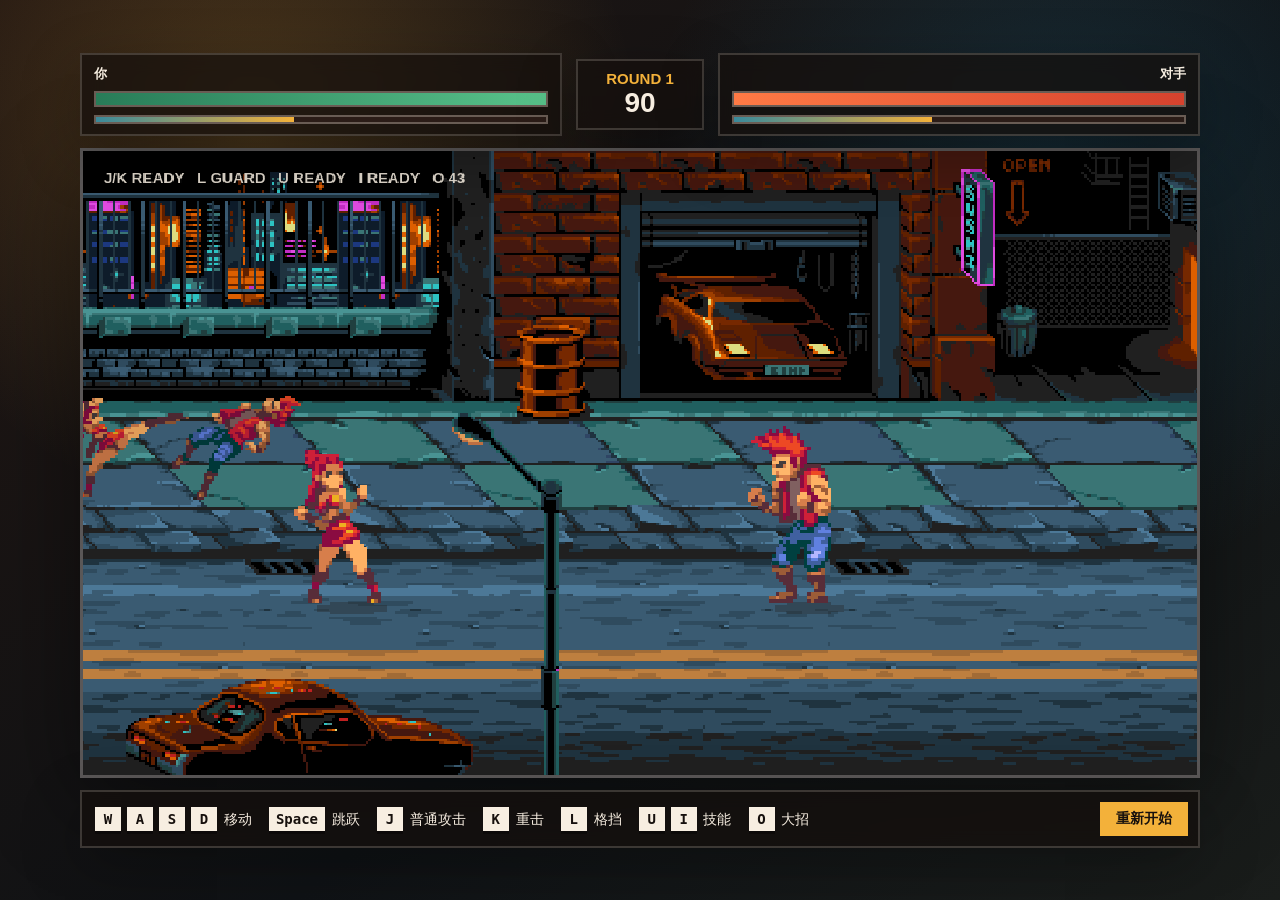
<file: street-fighter-game/index.html>
<!doctype html>
<html lang="zh-CN">
<head>
  <meta charset="utf-8">
  <meta name="viewport" content="width=device-width, initial-scale=1">
  <title>&#34903;&#21306;&#23545;&#20915;</title>
  <link rel="stylesheet" href="./styles.css">
</head>
<body>
  <main class="shell">
    <section class="hud" aria-label="game status">
      <div class="fighter-card player-card">
        <span class="label">&#20320;</span>
        <div class="bar health"><span id="playerHealth"></span></div>
        <div class="bar energy"><span id="playerEnergy"></span></div>
      </div>
      <div class="round-panel">
        <strong id="roundText">ROUND 1</strong>
        <span id="timerText">90</span>
      </div>
      <div class="fighter-card rival-card">
        <span class="label">&#23545;&#25163;</span>
        <div class="bar health"><span id="enemyHealth"></span></div>
        <div class="bar energy"><span id="enemyEnergy"></span></div>
      </div>
    </section>

    <canvas id="game" width="960" height="540" aria-label="2D street fighting game"></canvas>

    <section class="controls" aria-label="controls">
      <span><kbd>W</kbd><kbd>A</kbd><kbd>S</kbd><kbd>D</kbd> &#31227;&#21160;</span>
      <span><kbd>Space</kbd> &#36339;&#36291;</span>
      <span><kbd>J</kbd> &#26222;&#36890;&#25915;&#20987;</span>
      <span><kbd>K</kbd> &#37325;&#20987;</span>
      <span><kbd>L</kbd> &#26684;&#25377;</span>
      <span><kbd>U</kbd><kbd>I</kbd> &#25216;&#33021;</span>
      <span><kbd>O</kbd> &#22823;&#25307;</span>
      <button id="restartBtn" type="button">&#37325;&#26032;&#24320;&#22987;</button>
    </section>
  </main>

  <div id="banner" class="banner hidden">
    <strong id="bannerTitle"></strong>
    <span id="bannerText"></span>
  </div>

  <script src="./game.js?v=20260530-facing-fix"></script>
</body>
</html>
</file>
<file: street-fighter-game/styles.css>
:root {
  --ink: #16100d;
  --paper: #f7eee1;
  --red: #d6422e;
  --gold: #f3b13a;
  --blue: #246f8f;
  --green: #287c58;
}

* {
  box-sizing: border-box;
}

html,
body {
  width: 100%;
  min-height: 100%;
  margin: 0;
}

body {
  display: grid;
  place-items: center;
  min-height: 100vh;
  overflow: hidden;
  color: var(--paper);
  font-family: "Trebuchet MS", "Microsoft YaHei", sans-serif;
  background:
    radial-gradient(circle at 20% 15%, rgba(243, 177, 58, 0.22), transparent 30%),
    radial-gradient(circle at 82% 20%, rgba(36, 111, 143, 0.28), transparent 32%),
    linear-gradient(140deg, #211612, #0f1215 58%, #1a1d1b);
}

.shell {
  width: min(100vw - 24px, 1120px);
  display: grid;
  gap: 12px;
}

.hud,
.controls {
  display: grid;
  grid-template-columns: 1fr auto 1fr;
  align-items: center;
  gap: 14px;
}

.fighter-card,
.round-panel,
.controls {
  border: 2px solid rgba(247, 238, 225, 0.18);
  background: rgba(22, 16, 13, 0.72);
  box-shadow: 0 18px 60px rgba(0, 0, 0, 0.28);
  backdrop-filter: blur(10px);
}

.fighter-card {
  display: grid;
  gap: 8px;
  padding: 10px 12px;
}

.rival-card {
  text-align: right;
}

.label {
  font-size: 13px;
  font-weight: 800;
  letter-spacing: 0;
}

.bar {
  height: 16px;
  overflow: hidden;
  border: 2px solid rgba(247, 238, 225, 0.3);
  background: #2b1c17;
}

.bar.energy {
  height: 9px;
}

.bar span {
  display: block;
  width: 100%;
  height: 100%;
  transition: width 160ms ease;
}

#playerHealth {
  background: linear-gradient(90deg, var(--green), #58c28a);
}

#enemyHealth {
  margin-left: auto;
  background: linear-gradient(90deg, #ff7a45, var(--red));
}

#playerEnergy,
#enemyEnergy {
  background: linear-gradient(90deg, #3a8a9b, #f3b13a);
}

.round-panel {
  min-width: 128px;
  padding: 9px 18px;
  text-align: center;
}

.round-panel strong {
  display: block;
  color: var(--gold);
  font-size: 15px;
}

.round-panel span {
  font-size: 28px;
  font-weight: 900;
}

canvas {
  width: 100%;
  aspect-ratio: 16 / 9;
  display: block;
  border: 3px solid rgba(247, 238, 225, 0.28);
  background: #1d1d21;
  box-shadow: 0 24px 90px rgba(0, 0, 0, 0.45);
  image-rendering: pixelated;
}

.controls {
  grid-template-columns: repeat(7, max-content) 1fr;
  justify-content: start;
  padding: 10px;
  font-size: 14px;
}

kbd {
  display: inline-grid;
  place-items: center;
  min-width: 26px;
  height: 24px;
  margin: 0 3px;
  padding: 0 6px;
  border: 1px solid rgba(247, 238, 225, 0.44);
  color: var(--ink);
  background: var(--paper);
  font-weight: 900;
  box-shadow: 0 3px 0 rgba(0, 0, 0, 0.35);
}

button {
  justify-self: end;
  height: 34px;
  padding: 0 16px;
  border: 0;
  color: var(--ink);
  background: var(--gold);
  font: inherit;
  font-weight: 900;
  cursor: pointer;
}

button:hover {
  filter: brightness(1.08);
}

.banner {
  position: fixed;
  inset: 0;
  display: grid;
  place-content: center;
  gap: 8px;
  text-align: center;
  pointer-events: none;
  background: rgba(0, 0, 0, 0.18);
}

.banner strong {
  color: var(--gold);
  font-size: clamp(42px, 9vw, 96px);
  text-shadow: 0 8px 0 rgba(0, 0, 0, 0.35);
}

.banner span {
  font-size: clamp(16px, 3vw, 28px);
  font-weight: 800;
}

.hidden {
  opacity: 0;
  visibility: hidden;
}

@media (max-width: 760px) {
  body {
    overflow: auto;
    padding: 12px 0;
  }

  .hud {
    grid-template-columns: 1fr 86px 1fr;
    gap: 8px;
  }

  .round-panel {
    min-width: 0;
    padding: 8px;
  }

  .round-panel span {
    font-size: 22px;
  }

  .controls {
    grid-template-columns: repeat(2, minmax(0, 1fr));
  }

  button {
    justify-self: stretch;
  }
}
</file>
